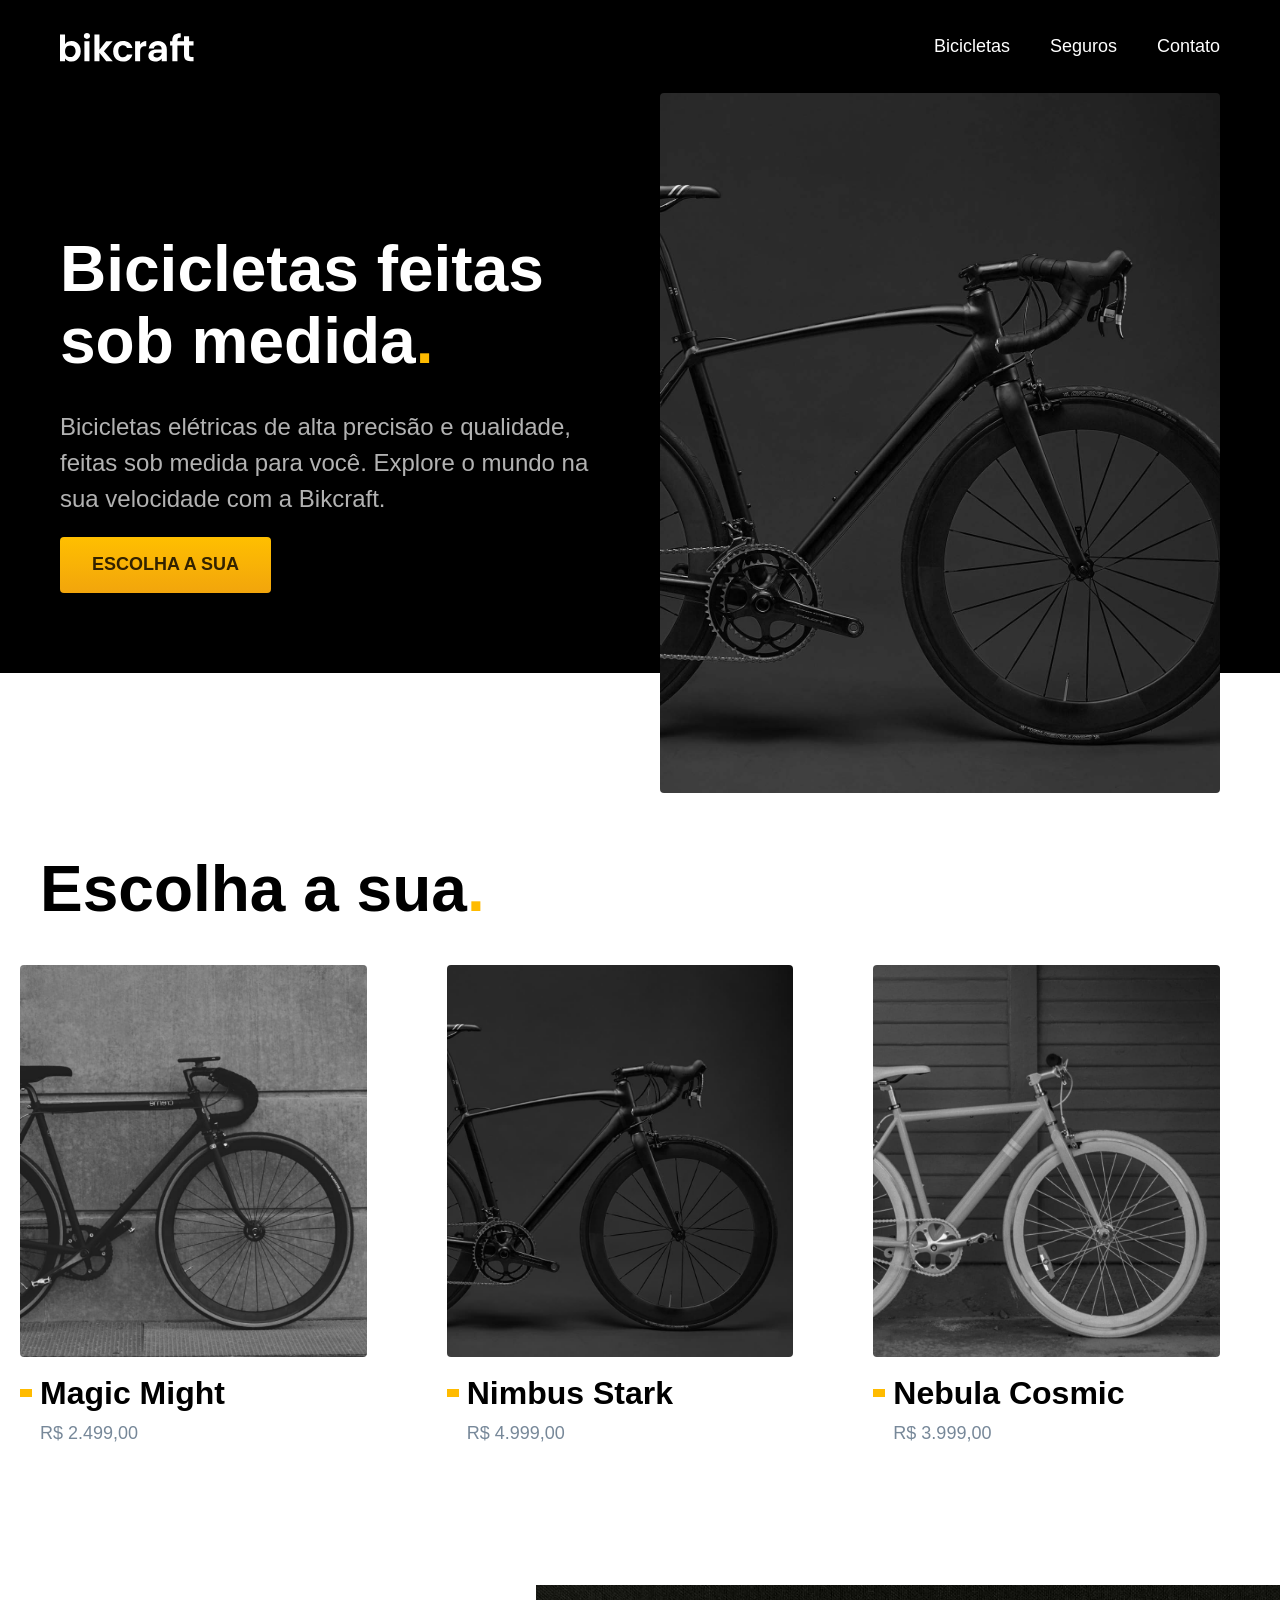
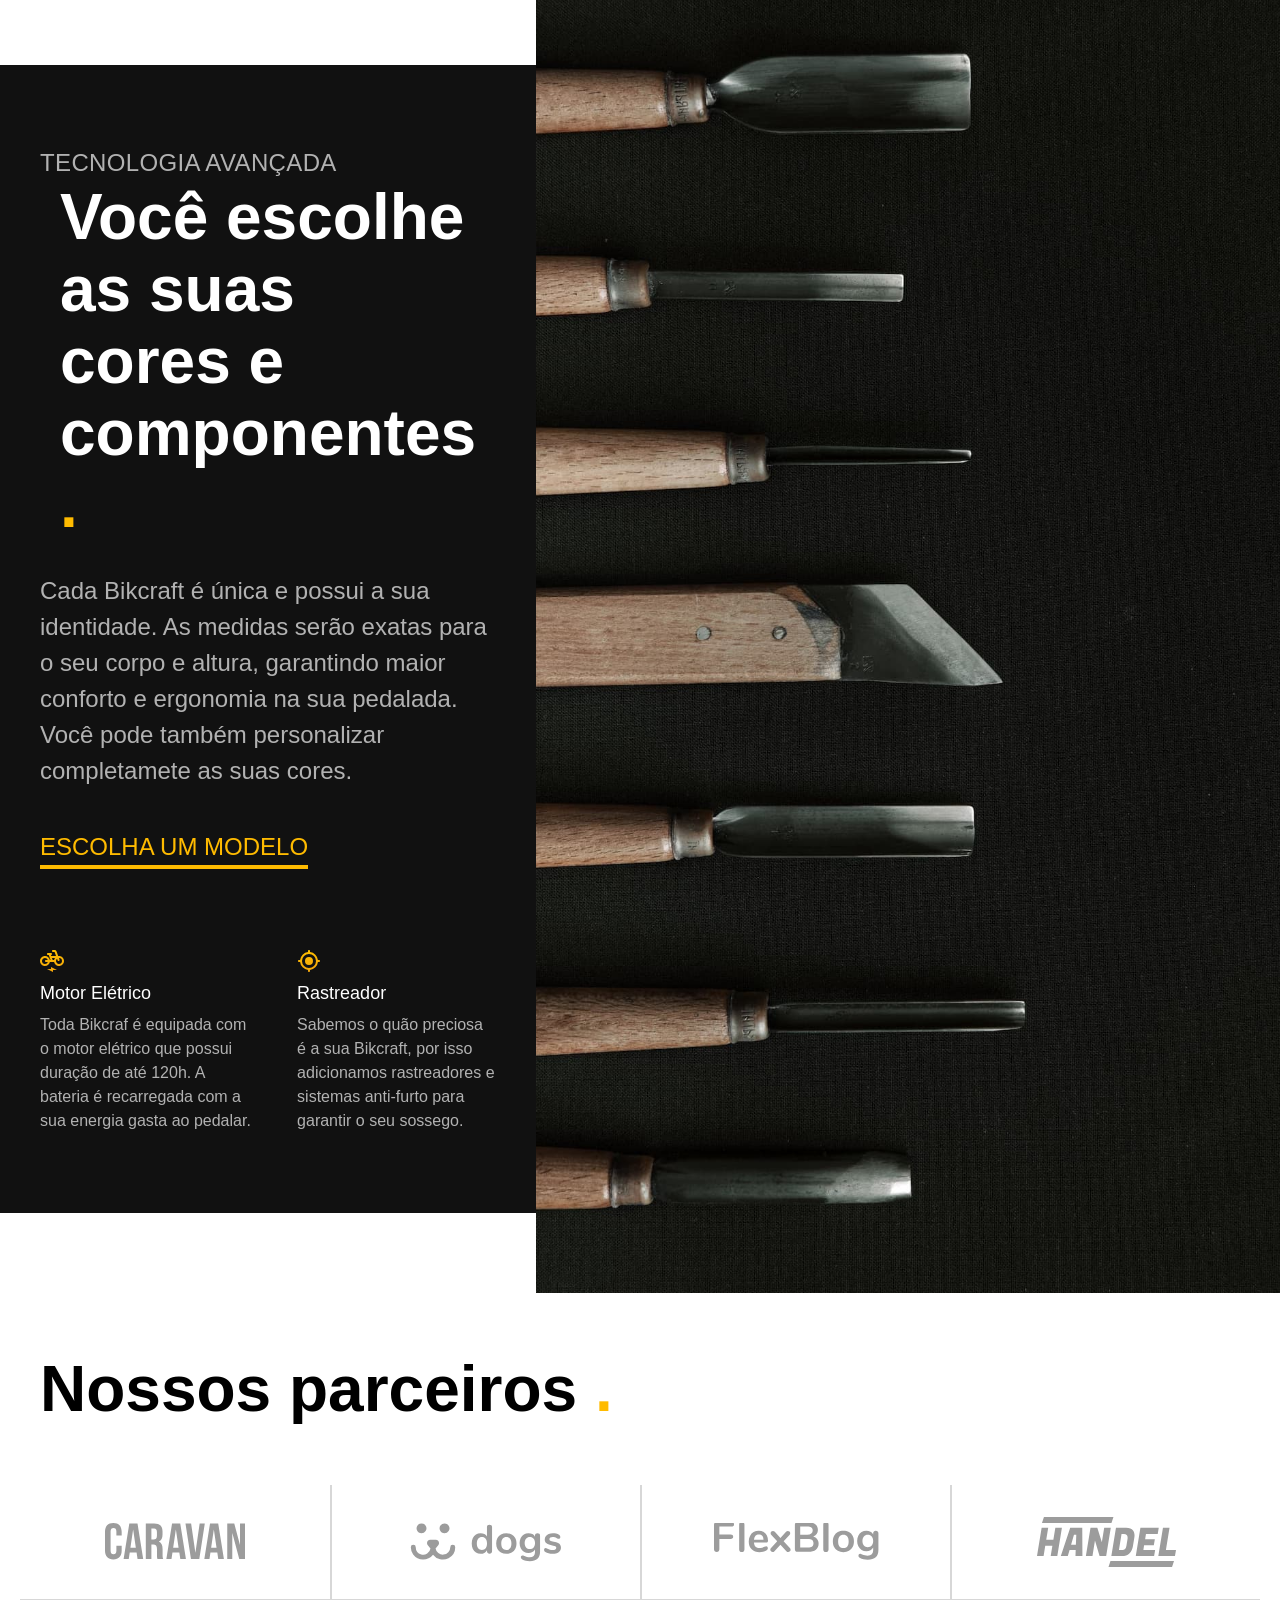
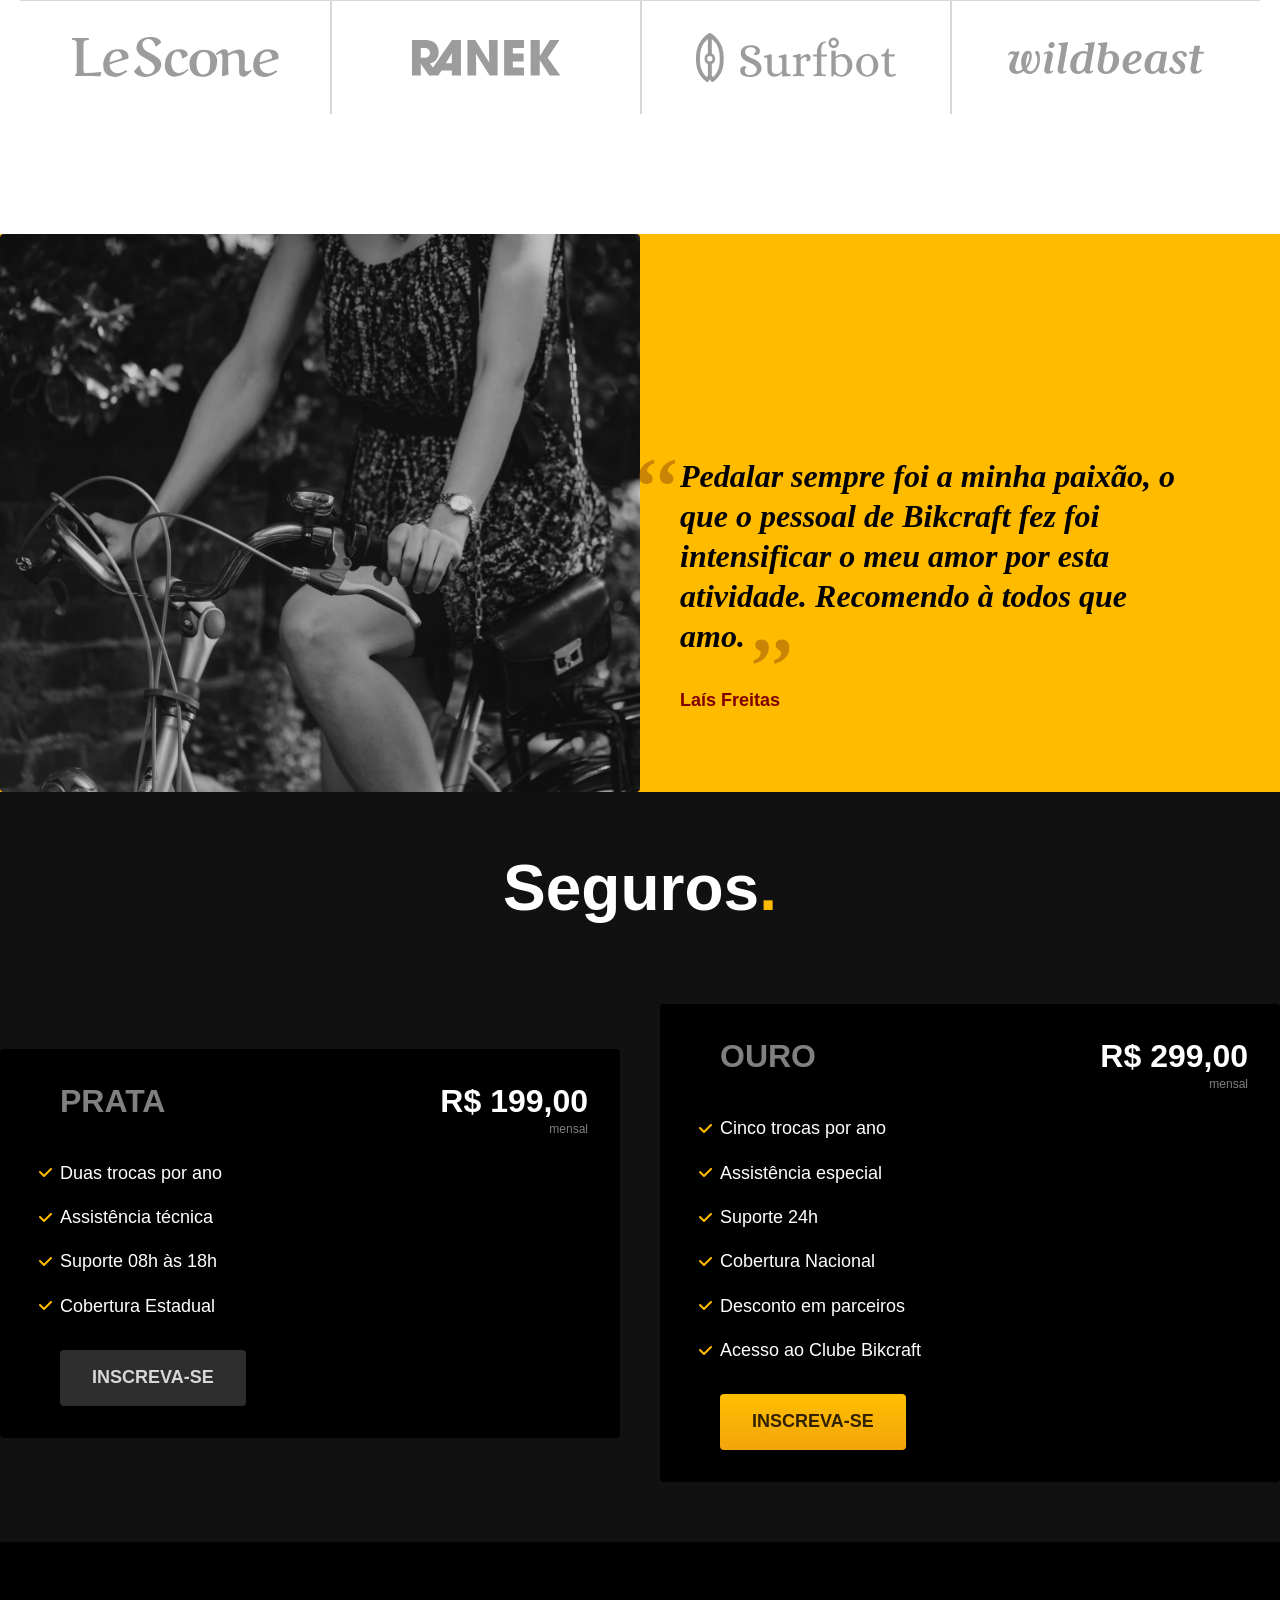
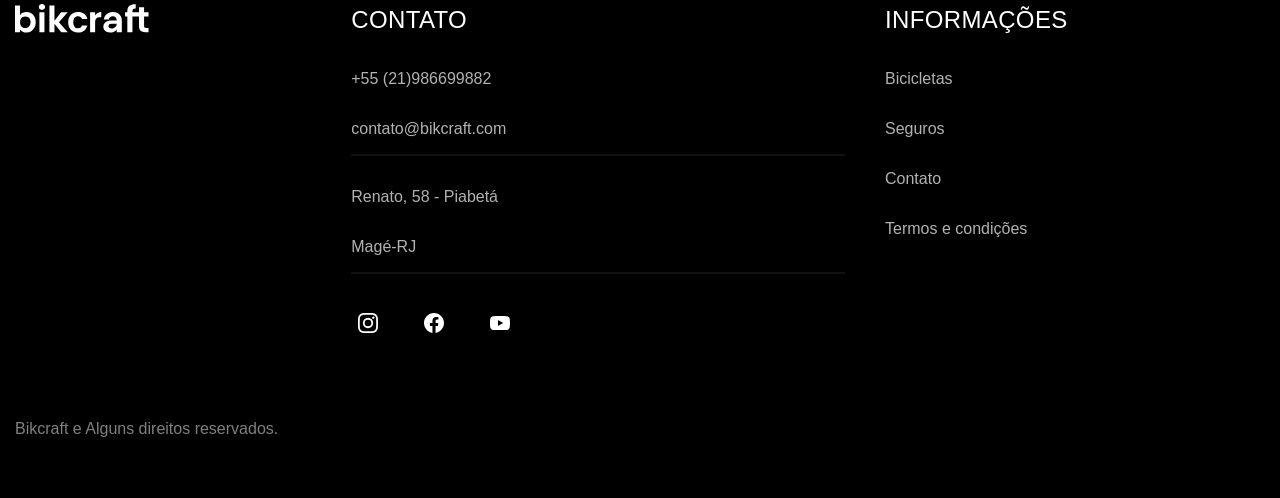
<file: index.html>
<!DOCTYPE html>
<html lang="pt-br">

<head>
  <meta charset="UTF-8">
  <meta name="viewport" content="width=device-width initial-scale=1.0">

  <title>Bikcraft - Bicicletas Elétricas </title>
  <meta name="description" content="Bicicletas alétricas de alta precisão e qualidade, feitas sob medida para o cliente. Explore o mundo na sua velocidade com a Bikcraft" .>

  <link rel="stylesheet" href="./css/style.css">
</head>

<body>
  <header class="header-bg">
    <div class="header">
      <a href="./">
        <img src="./img/bikcraft.p.svg" alt="Bikcraf">
      </a>
      <nav aria-label="primaria">
        <ul class=" header-menu">
          <li><a href="./bicicletas.html">Bicicletas</a></li>
          <li><a href="./seguros.html">Seguros</a></li>
          <li><a href="./contato.html">Contato</a></li>
        </ul>
    </div>

  </header>
  <main class="introducao-bg">
    <div class="introducao">
      <div class="introducao-conteudo">
        <h1 class="font-1-xxl cor-0">Bicicletas feitas sob medida<span>.</span></h1>
        <p class="font-2-l cor-5">Bicicletas elétricas de alta precisão e qualidade, feitas sob medida para você.
          Explore o mundo na sua velocidade com a Bikcraft.
        </p>
        <a class="botao" href="./bicicletas.html">Escolha a sua</a>
      </div>
      <div class="introducao-img">
        <img src="./img/fotos/introducao.jpg" alt="Bicicleta eletrica preta">
      </div>
    </div>
  </main>

  <article class="bicicletas-lista">
    <h2 class="font-1-xxl">Escolha a sua<span class="cor-p1">.</span></h2>
    <ul>
      <li>
        <a href="./bicicletas/magic.html">
          <img src="./img/bicicletas/magic-home.jpg" alt="Bicicleta preta">
          <h3 class="font-1-xl">Magic Might</h3>
          <span class=" font-2-m cor-8">R$ 2.499,00</span>
      </li>
      <li>
        <a href="./bicicletas/nimbus.html">
          <img src="./img/bicicletas/nimbus-home.jpg" alt="Bicicleta preta">
          <h3 class="font-1-xl">Nimbus Stark</h3>
          <span class=" font-2-m cor-8">R$ 4.999,00</span>
      </li>
      <li>
        <a href="./bicicletas/nebula.html">
          <img src="./img/bicicletas/nebula-home.jpg" alt="Bicicleta preta">
          <h3 class="font-1-xl">Nebula Cosmic</h3>
          <span class=" font-2-m cor-8">R$ 3.999,00</span>
      </li>

    </ul>

  </article>

  <article class="tecnologia-bg">
    <div class="tecnologia container">
      <div class="tecnologia-conteudo">
        <span class="font-2-l-b cor-5"> Tecnologia Avançada</span>
        <h2 class="font-1-xxl cor-0"> Você escolhe as suas cores e componentes <span class=" cor-p1">.</span></h2>
        <span class="pmaior">
          <p class="font-2-l cor-5"> Cada Bikcraft é única e possui a sua identidade. As medidas serão exatas para o seu corpo e altura, garantindo maior conforto e ergonomia na sua pedalada. Você pode também personalizar completamete as suas cores.</p>
        </span>
        <a class="link" href="./bicicletas.html"> Escolha um modelo</a>

        <div class="tecnologia-vantagens">
          <div>
            <img src="./img/icones/eletrica.svg" alt="">
            <h3 class="font-1-m cor-0">Motor Elétrico</h3>
            <p class="font-2-s cor-5">Toda Bikcraf é equipada com o motor elétrico que possui duração de até 120h. A bateria é recarregada com a sua energia gasta ao pedalar.</p>
          </div>
          <div>
            <img src="./img/icones/rastreador.svg" alt="">
            <h3 class=" font-1-m cor-0">Rastreador</h3>
            <p class="font-2-s cor-5">Sabemos o quão preciosa é a sua Bikcraft, por isso adicionamos rastreadores e sistemas anti-furto para garantir o seu sossego.</p>
          </div>
        </div>
      </div>
      <div class="tecnologia-imagem">
        <img src="./img/fotos/tecnologia.jpg" alt="">
      </div>
    </div>

  </article>
  <section class="parceiros" aria-label="Nossos Parceiros">
    <h2 class="container font-1-xxl">Nossos parceiros <span class="cor-p1">.</span></h2>
    <ul>
      <li> <img src="./img/parceiros/caravan.svg" alt="caravan"> </li>
      <li> <img src="./img/parceiros/dogs.svg" alt="dogs"> </li>
      <li> <img src="./img/parceiros/flexblog.svg" alt="flexblog"> </li>
      <li> <img src="./img/parceiros/handel.svg" alt="handel"> </li>
      <li> <img src="./img/parceiros/lescone.svg" alt="lescone"> </li>
      <li> <img src="./img/parceiros/ranek.svg" alt="ranek"> </li>
      <li> <img src="./img/parceiros/surfbot.svg" alt="surfbot"> </li>
      <li> <img src="./img/parceiros/wildbeast.svg" alt="wildbeast"> </li>


    </ul>
  </section>
  <section class="depoimento" aria-label="Depoimento">
    <div>
      <img src="./img/fotos/depoimento.jpg" alt="Pessoa pedalando uma bicicleta Bikcraft ">
    </div>
    <div class="depoimento-conteudo">
      <blockquote class="font-1-xl cor-p5">
        <p> Pedalar sempre foi a minha paixão, o que o pessoal de Bikcraft fez foi intensificar o meu amor por esta atividade.
          Recomendo à todos que amo.
        </p>
      </blockquote>
      <span class="font-1-m-b cor-p4">Laís Freitas </span>
    </div>
  </section>

  <article class="seguros-bg">
    <div class=" seguros">
      <h2 class="font-1-xxl cor-0">Seguros<span class="cor-p1">.</span></h2>
      <div class="seguros-item">
        <h3 class="font-1-xl cor-6">PRATA</h3>
        <span class="font-1-xl cor-0"> R$ 199,00 <span class="font-1-xs cor-6">mensal</span></span>
        <ul class=" font-2-m  cor-0">
          <li>Duas trocas por ano </li>
          <li> Assistência técnica</li>
          <li> Suporte 08h às 18h </li>
          <li>Cobertura Estadual </li>

        </ul>
        <a class="botao secundario" href=".orcamento.html">Inscreva-se</a>
      </div>
      <div class="seguros-item">
        <h3 class="font-1-xl cor-6">OURO</h3>
        <span class="font-1-xl cor-0"> R$ 299,00 <span class="font-1-xs cor-6">mensal</span></span>
        <ul class=" font-2-m  cor-0">
          <li>Cinco trocas por ano </li>
          <li> Assistência especial</li>
          <li> Suporte 24h </li>
          <li>Cobertura Nacional</li>
          <li>Desconto em parceiros</li>
          <li>Acesso ao Clube Bikcraft</li>

        </ul>
        <a class="botao" href=".orcamento.html">Inscreva-se</a>
      </div>
    </div>

  </article>
  <footer class="footer-bg">
    <div class="footer container">
      <img src="./img/bikcraft.p.svg" alt="Bikcraft">
      <div class="footer-contato">
        <h3 class="font-2-l-b cor-0 ">Contato</h3>
        <ul class="font-2-n cor-5">
          <li><a href="tel:+55(21)986689882">+55 (21)986699882</a></li>
          <li>
            <a href="mailto:contato@bikcraft.com "> contato@bikcraft.com</a>
          </li>
          <li> Renato, 58 - Piabetá</li>
          <li>Magé-RJ</li>
        </ul>


        <div class="footer-redes">
          <a href="./">
            <img src="./img/redes/instagram.svg" alt="Instragram">
          </a>
          <a href="./">
            <img src="./img/redes/facebook.svg" alt="Facebook">
          </a>
          <a href="./">
            <img src="./img/redes/youtube.svg" alt="Youtube">
          </a>
        </div>

      </div>
      <div class="footer-informacoes">
        <h3 class="font-2-l-b cor-0">Informações</h3>
        <nav>
          <ul class="font-1-n cor-5">
            <li><a href="./bicicletas.html">Bicicletas</a></li>
            <li><a href="./seguros.html">Seguros</a></li>
            <li><a href="./contato.html">Contato</a></li>
            <li><a href="./termos.html">Termos e condições</a></li>
          </ul>
        </nav>

      </div>
      <p class="footer-copy font-2-n cor-6">Bikcraft e Alguns direitos reservados.</p>
    </div>
  </footer>
</body>

</html>
</file>
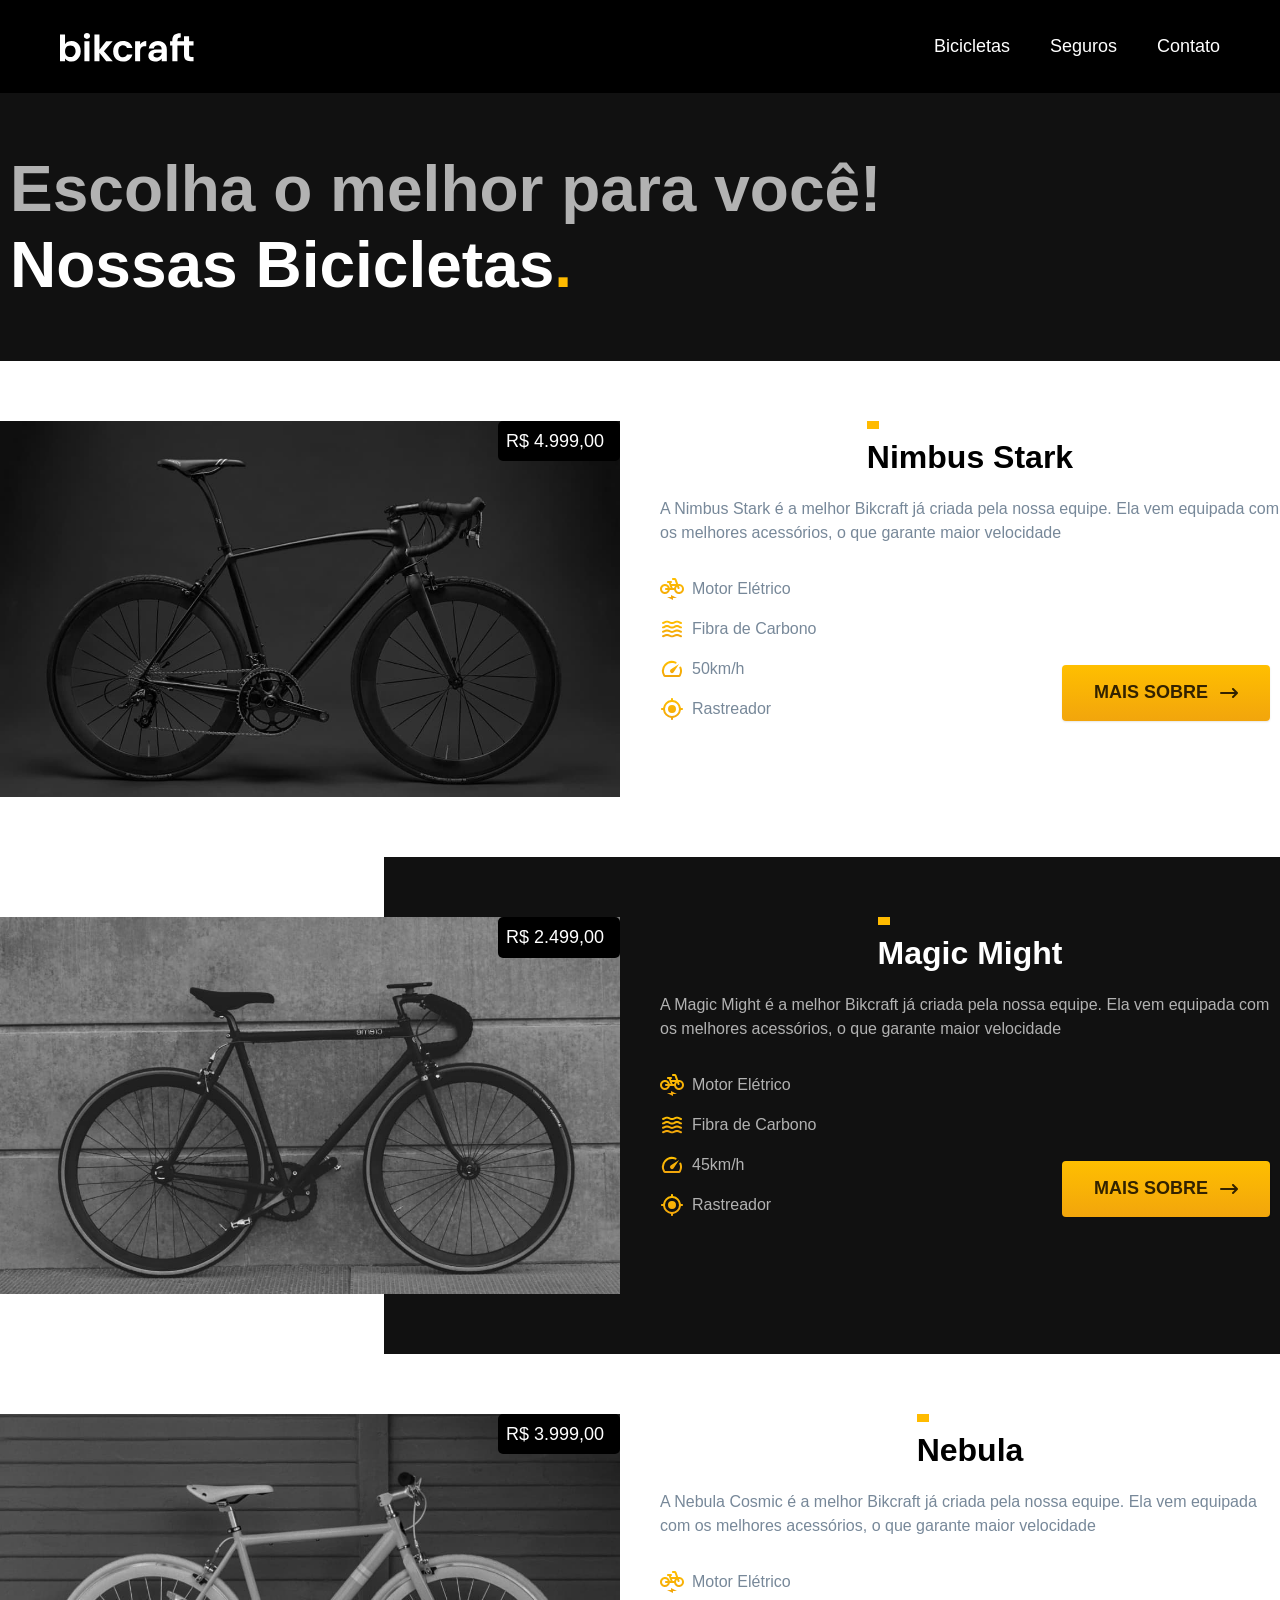
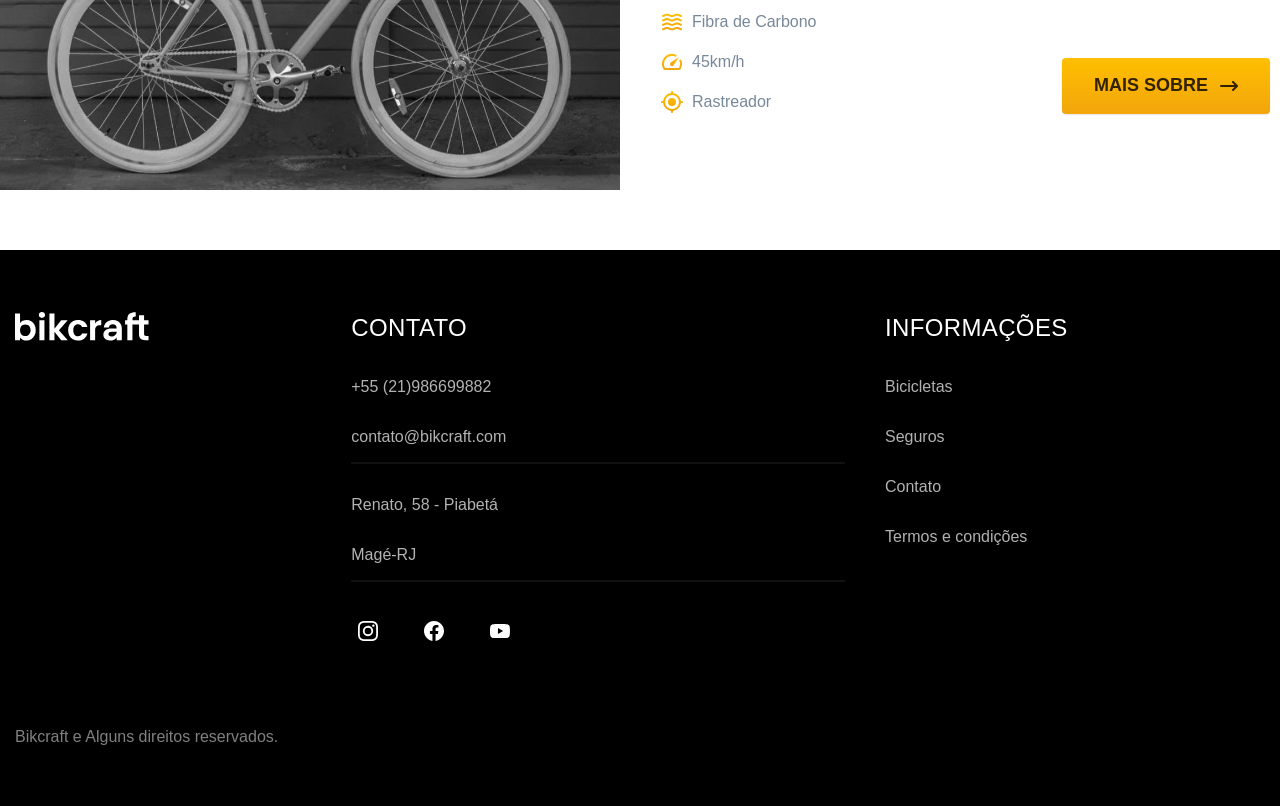
<file: bicicletas.html>
<!DOCTYPE html>
<html lang="pt-br">

<head>
  <meta charset="UTF-8">
  <meta name="viewport" content="width=device-width initial-scale=1.0">

  <title>Bicicletas Bikcraft </title>
  <meta name="description" content=" Bicicletas Bikcraft" .>

  <link rel="stylesheet" href="./css/style.css">
</head>

<body id="bicicletas">
  <header class="header-bg">
    <div class="header">
      <a href="./">
        <img src="./img/bikcraft.p.svg" alt="Bikcraf">
      </a>
      <nav aria-label="primaria">
        <ul class=" header-menu">
          <li><a href="./bicicletas.html">Bicicletas</a></li>
          <li><a href="./seguros.html">Seguros</a></li>
          <li><a href="./contato.html">Contato</a></li>
        </ul>
    </div>

  </header>

  <main>
    <div class="titulo-bg">
      <div class="titulo container">
        <p class="font-1-xxl cor-5"> Escolha o melhor para você!</p>
        <h1 class="font-1-xxl cor-0">Nossas Bicicletas<span class="cor-p1">.</span></h1>
      </div>
    </div>

    <div class="bicicletas-bg">
      <div class="bicicletas container">
        <div class="bicicletas-imagem">
          <img src="./img/bicicletas/nimbus.jpg" alt="Bicicleta preta">
          <span class="font-2-m cor-0">R$ 4.999,00</span>
        </div>
        <div class="bicicletas-conteudo">
          <h2 class="font-1-xl">Nimbus Stark</h2>
          <p class="font-2-s cor-8"> A Nimbus Stark é a melhor Bikcraft já criada pela nossa equipe. Ela vem equipada com os melhores acessórios, o que garante maior velocidade</p>
          <ul class="font-1-n cor-8">
            <li>
              <img src="./img/icones/eletrica.svg" alt="">
              Motor Elétrico
            </li>
            <li>
              <img src="./img/icones/carbono.svg" alt="">
              Fibra de Carbono
            </li>
            <li>
              <img src="./img/icones/velocidade.svg" alt="">
              50km/h
            </li>
            <li>
              <img src="./img/icones/rastreador.svg" alt="">
              Rastreador
            </li>
          </ul>
          <a class="botao seta" href="./bicicletas/nimbusstark.html">Mais sobre</a>
        </div>
      </div>
    </div>

    <div class="bicicletas-bg">
      <div class="bicicletas container">
        <div class="bicicletas-imagem">
          <img src="./img/bicicletas/magic.jpg" alt="Bicicleta preta">
          <span class="font-2-m cor-0">R$ 2.499,00</span>
        </div>
        <div class="bicicletas-conteudo">
          <h2 class="font-1-xl cor-0">Magic Might</h2>
          <p class="font-2-s cor-5"> A Magic Might é a melhor Bikcraft já criada pela nossa equipe. Ela vem equipada com os melhores acessórios, o que garante maior velocidade</p>
          <ul class="font-1-n cor-5">
            <li>
              <img src="./img/icones/eletrica.svg" alt="">
              Motor Elétrico
            </li>
            <li>
              <img src="./img/icones/carbono.svg" alt="">
              Fibra de Carbono
            </li>
            <li>
              <img src="./img/icones/velocidade.svg" alt="">
              45km/h
            </li>
            <li>
              <img src="./img/icones/rastreador.svg" alt="">
              Rastreador
            </li>
          </ul>
          <a class="botao seta" href="./bicicletas/magicmight.html">Mais sobre</a>
        </div>
      </div>
    </div>



    <div class="bicicletas-bg">
      <div class="bicicletas container">
        <div class="bicicletas-imagem">
          <img src="./img/bicicletas/nebula.jpg" alt="Bicicleta preta">
          <span class="font-2-m cor-0">R$ 3.999,00</span>
        </div>
        <div class="bicicletas-conteudo">
          <h2 class="font-1-xl">Nebula</h2>
          <p class="font-2-s cor-8"> A Nebula Cosmic é a melhor Bikcraft já criada pela nossa equipe. Ela vem equipada com os melhores acessórios, o que garante maior velocidade</p>
          <ul class="font-1-n cor-8">
            <li>
              <img src="./img/icones/eletrica.svg" alt="">
              Motor Elétrico
            </li>
            <li>
              <img src="./img/icones/carbono.svg" alt="">
              Fibra de Carbono
            </li>
            <li>
              <img src="./img/icones/velocidade.svg" alt="">
              45km/h
            </li>
            <li>
              <img src="./img/icones/rastreador.svg" alt="">
              Rastreador
            </li>
          </ul>
          <a class="botao seta" href="./bicicletas/nebula.html">Mais sobre</a>
        </div>
      </div>
    </div>


  </main>


  <footer class="footer-bg">
    <div class="footer container">
      <img src="./img/bikcraft.p.svg" alt="Bikcraft">
      <div class="footer-contato">
        <h3 class="font-2-l-b cor-0 ">Contato</h3>
        <ul class="font-2-n cor-5">
          <li><a href="tel:+55(21)986689882">+55 (21)986699882</a></li>
          <li>
            <a href="mailto:contato@bikcraft.com "> contato@bikcraft.com</a>
          </li>
          <li> Renato, 58 - Piabetá</li>
          <li>Magé-RJ</li>
        </ul>


        <div class="footer-redes">
          <a href="./">
            <img src="./img/redes/instagram.svg" alt="Instragram">
          </a>
          <a href="./">
            <img src="./img/redes/facebook.svg" alt="Facebook">
          </a>
          <a href="./">
            <img src="./img/redes/youtube.svg" alt="Youtube">
          </a>
        </div>

      </div>
      <div class="footer-informacoes">
        <h3 class="font-2-l-b cor-0">Informações</h3>
        <nav>
          <ul class="font-1-n cor-5">
            <li><a href="./bicicletas.html">Bicicletas</a></li>
            <li><a href="./seguros.html">Seguros</a></li>
            <li><a href="./contato.html">Contato</a></li>
            <li><a href="./termos.html">Termos e condições</a></li>
          </ul>
        </nav>

      </div>
      <p class="footer-copy font-2-n cor-6">Bikcraft e Alguns direitos reservados.</p>
    </div>
  </footer>
</body>

</html>
</file>
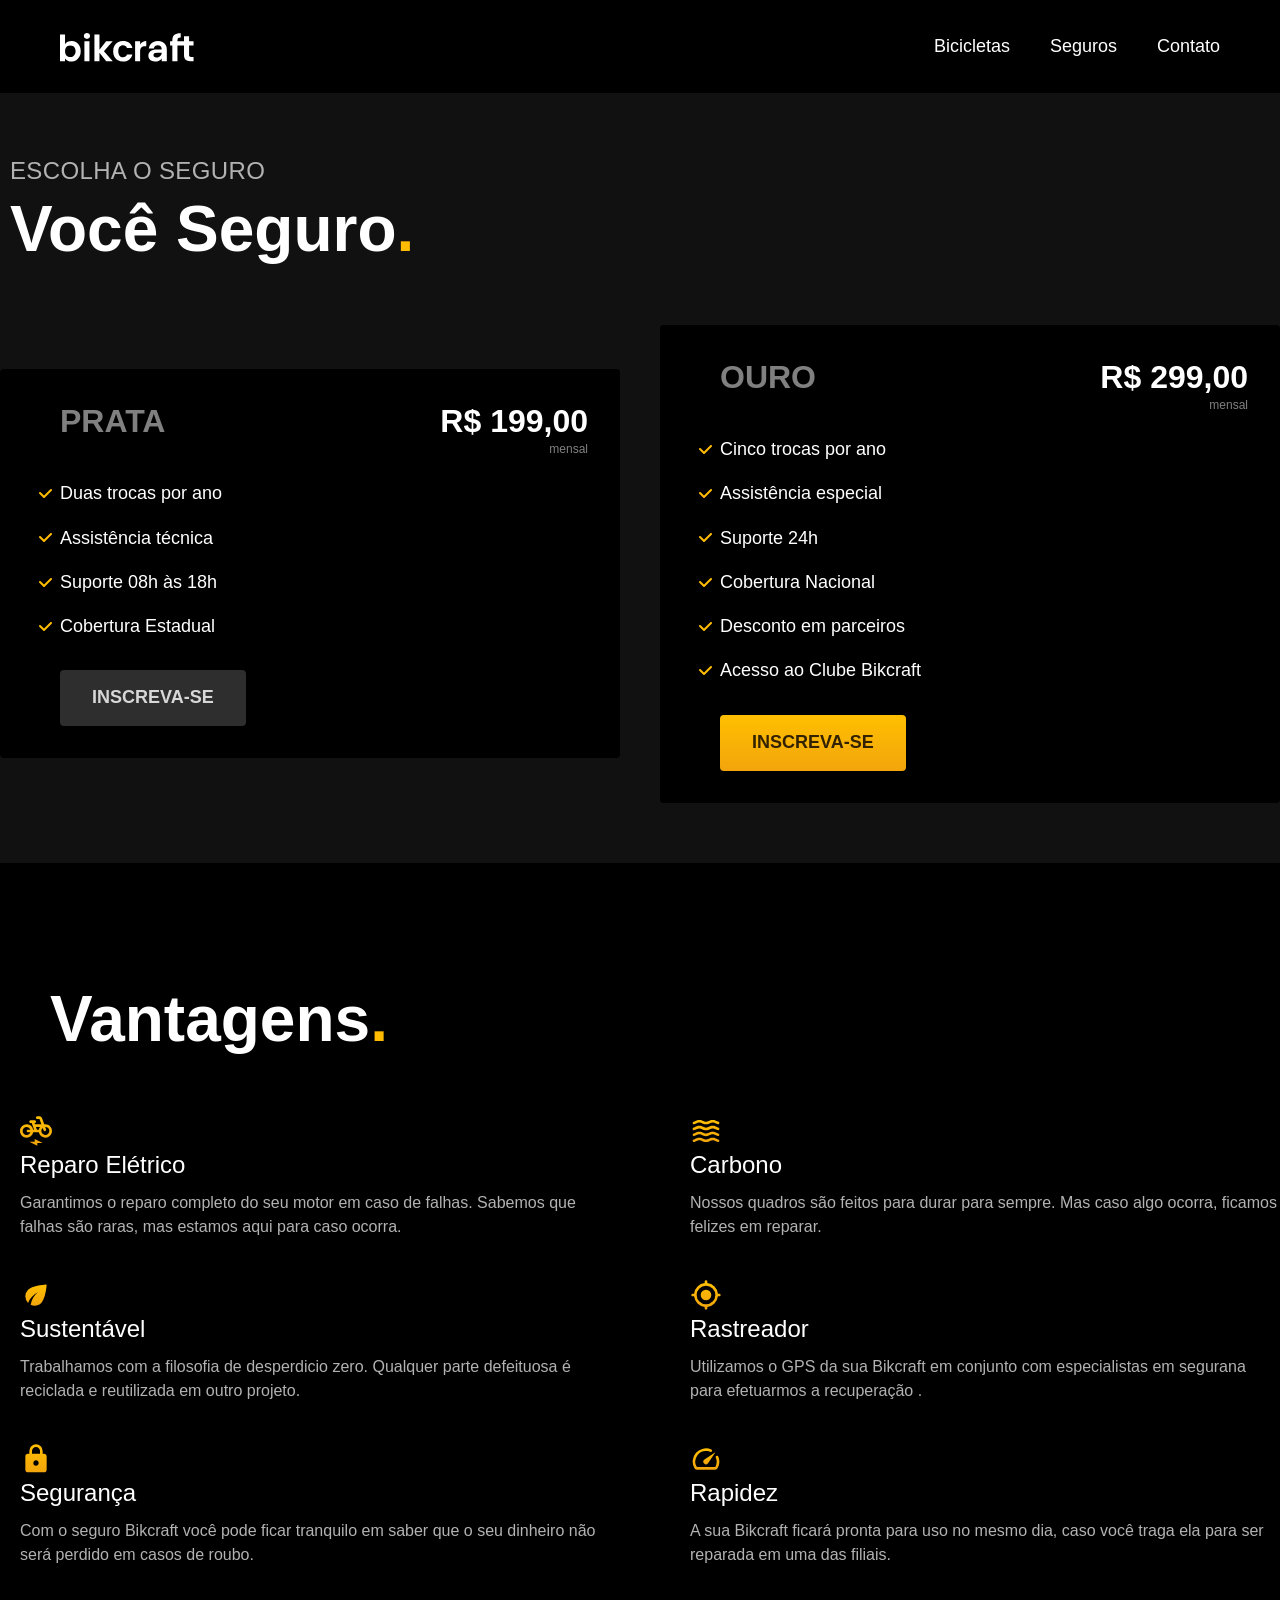
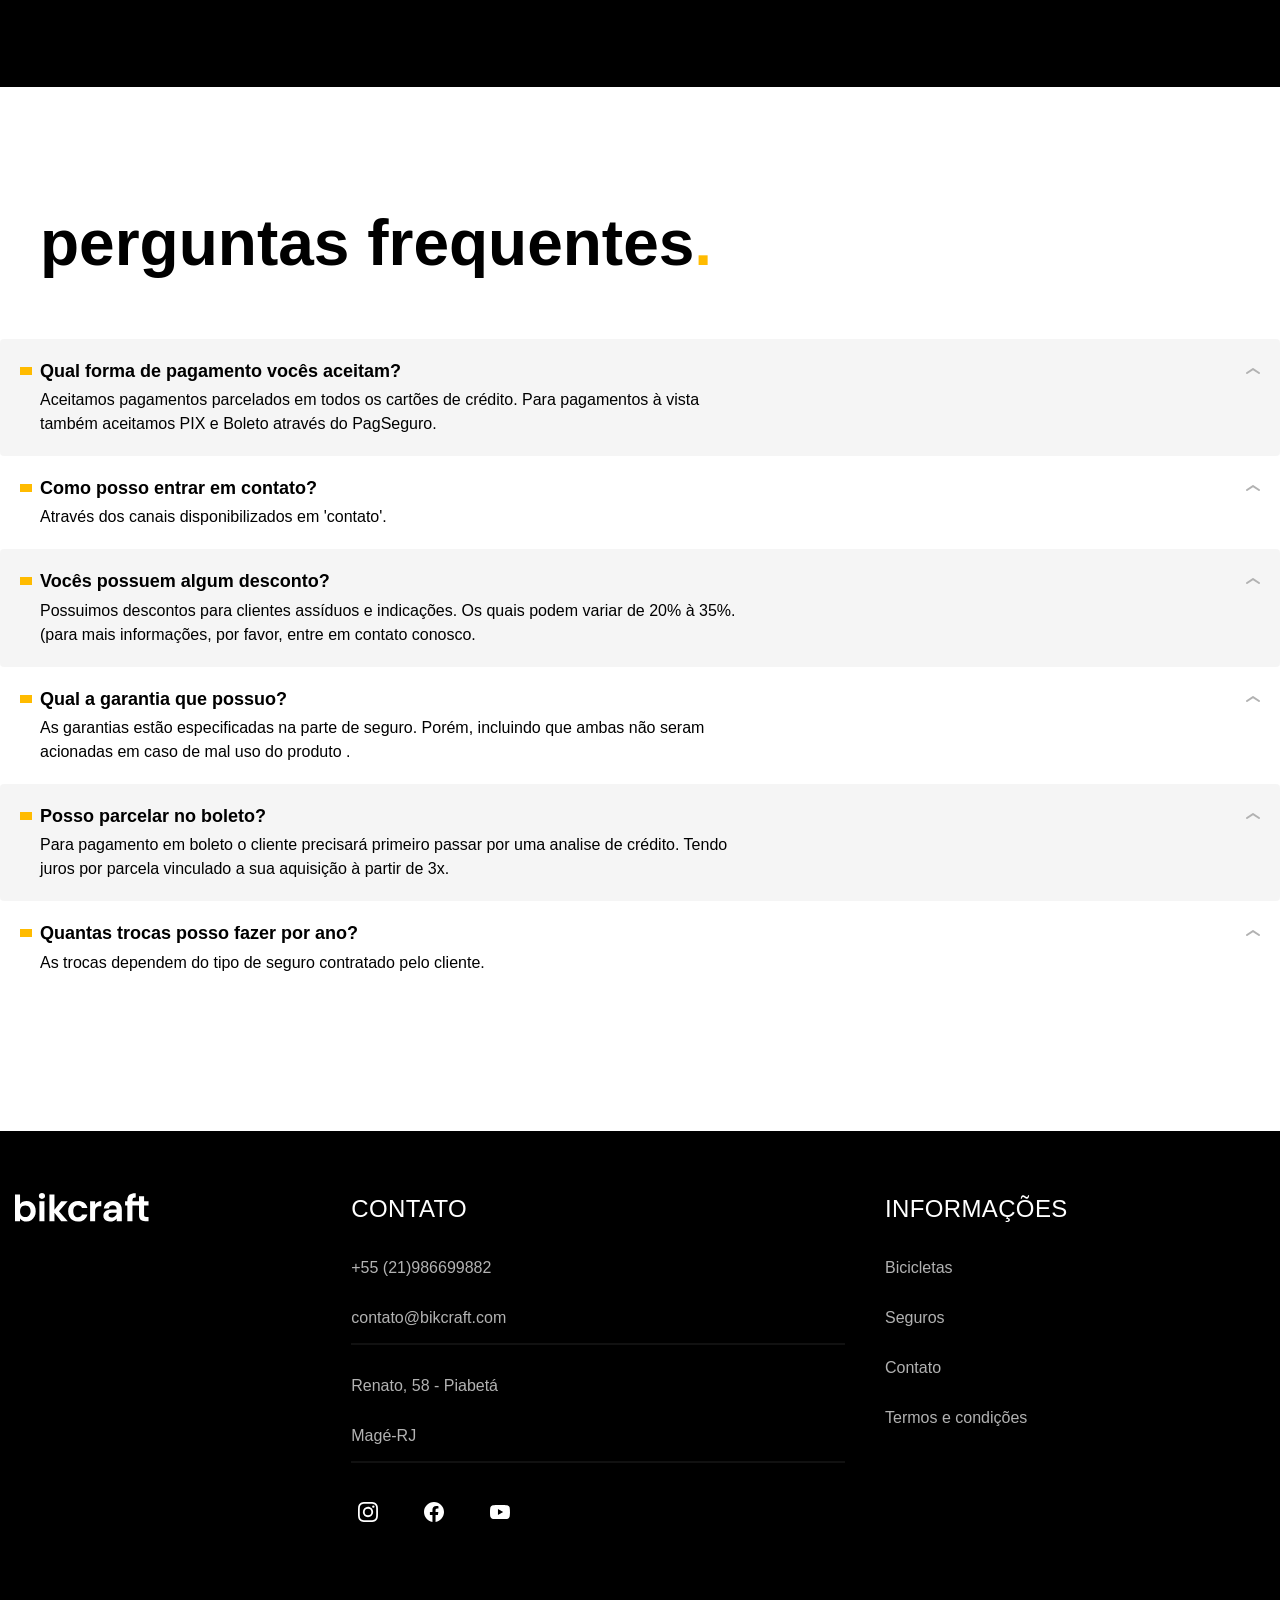
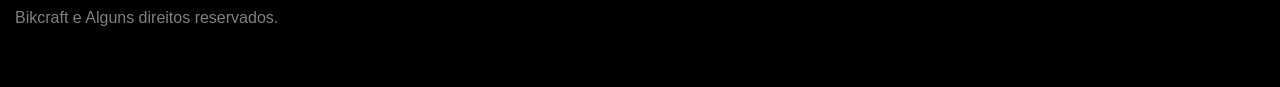
<file: seguros.html>
<!DOCTYPE html>
<html lang="pt-br">

<head>
  <meta charset="UTF-8">
  <meta name="viewport" content="width=device-width initial-scale=1.0">

  <title>Seguros/ Bikcraft </title>
  <meta name="description" content="Termos e condições" .>

  <link rel="stylesheet" href="./css/style.css">
</head>

<body id="seguros">
  <header class="header-bg">
    <div class="header">
      <a href="./">
        <img src="./img/bikcraft.p.svg" alt="Bikcraf">
      </a>
      <nav aria-label="primaria">
        <ul class=" header-menu">
          <li><a href="./bicicletas.html">Bicicletas</a></li>
          <li><a href="./seguros.html">Seguros</a></li>
          <li><a href="./contato.html">Contato</a></li>
        </ul>
    </div>

  </header>

  <main class="seguros-bg">
    <div class="titulo-bg">
      <div class="titulo container">
        <p class="font-2-l-b cor-5"> Escolha o Seguro</p>
        <h1 class="font-1-xxl cor-0">Você Seguro<span class="cor-p1">.</span></h1>
      </div>
    </div>

    <div class=" seguros container">

      <div class="seguros-item">
        <h3 class="font-1-xl cor-6">PRATA</h3>
        <span class="font-1-xl cor-0"> R$ 199,00 <span class="font-1-xs cor-6">mensal</span></span>
        <ul class=" font-2-m  cor-0">
          <li>Duas trocas por ano </li>
          <li> Assistência técnica</li>
          <li> Suporte 08h às 18h </li>
          <li>Cobertura Estadual </li>

        </ul>
        <a class="botao secundario" href=".orcamento.html">Inscreva-se</a>
      </div>
      <div class="seguros-item">
        <h3 class="font-1-xl cor-6">OURO</h3>
        <span class="font-1-xl cor-0"> R$ 299,00 <span class="font-1-xs cor-6">mensal</span></span>
        <ul class=" font-2-m  cor-0">
          <li>Cinco trocas por ano </li>
          <li> Assistência especial</li>
          <li> Suporte 24h </li>
          <li>Cobertura Nacional</li>
          <li>Desconto em parceiros</li>
          <li>Acesso ao Clube Bikcraft</li>

        </ul>
        <a class="botao" href=".orcamento.html">Inscreva-se</a>
      </div>
    </div>
  </main>

  <article class="vantagens-bg">
    <div class="vantagens container">
      <h2 class="font-1-xxl cor-0">Vantagens<span class=" cor-p1">.</span></h2>
      <ul>
        <li>
          <img src="./img/icones/eletrica.svg" alt="">
          <h3 class="font-1-l cor-0">Reparo Elétrico</h3>
          <p class="font-2-s cor-5"> Garantimos o reparo completo do seu motor em caso de falhas. Sabemos que falhas são raras, mas estamos aqui para caso ocorra.</p>
        </li>

        <li>
          <img src="./img/icones/carbono.svg" alt="">
          <h3 class="font-1-l cor-0">Carbono</h3>
          <p class="font-2-s cor-5"> Nossos quadros são feitos para durar para sempre. Mas caso algo ocorra, ficamos felizes em reparar.</p>
        </li>

        <li>
          <img src="./img/icones/sustentavel.svg" alt="">
          <h3 class="font-1-l cor-0">Sustentável</h3>
          <p class="font-2-s cor-5"> Trabalhamos com a filosofia de desperdicio zero. Qualquer parte defeituosa é reciclada e reutilizada em outro projeto.</p>
        </li>

        <li>
          <img src="./img/icones/rastreador.svg" alt="">
          <h3 class="font-1-l cor-0">Rastreador</h3>
          <p class="font-2-s cor-5"> Utilizamos o GPS da sua Bikcraft em conjunto com especialistas em segurana para efetuarmos a recuperação .</p>
        </li>

        <li>
          <img src="./img/icones/seguro.svg" alt="">
          <h3 class="font-1-l cor-0">Segurança</h3>
          <p class="font-2-s cor-5"> Com o seguro Bikcraft você pode ficar tranquilo em saber que o seu dinheiro não será perdido em casos de roubo.</p>
        </li>

        <li>
          <img src="./img/icones/velocidade.svg" alt="">
          <h3 class="font-1-l cor-0">Rapidez</h3>
          <p class="font-2-s cor-5"> A sua Bikcraft ficará pronta para uso no mesmo dia, caso você traga ela para ser reparada em uma das filiais.</p>
        </li>
      </ul>


    </div>
  </article>

  <article class="perguntas container">
    <h2 class="font-1-xxl">perguntas frequentes<span class="cor-p1">.</span></h2>

    <dl>
      <div>
        <dt class="font-1-m-b">Qual forma de pagamento vocês aceitam?</dt>
        <dd class="font-2-s cor-9"> Aceitamos pagamentos parcelados em todos os cartões de crédito. Para pagamentos à vista também aceitamos PIX e Boleto através do PagSeguro.</dd>
      </div>
      <div>
        <dt class="font-1-m-b"> Como posso entrar em contato?</dt>
        <dd class="font-2-s cor-9"> Através dos canais disponibilizados em 'contato'. </dd>

      </div>
      <div>
        <dt class="font-1-m-b">Vocês possuem algum desconto?</dt>
        <dd class="font-2-s cor-9"> Possuimos descontos para clientes assíduos e indicações. Os quais podem variar de 20% à 35%.(para mais informações, por favor, entre em contato conosco.</dd>
      </div>

      <div>
        <dt class="font-1-m-b">Qual a garantia que possuo?</dt>
        <dd class="font-2-s cor-9"> As garantias estão especificadas na parte de seguro. Porém, incluindo que ambas não seram acionadas em caso de mal uso do produto .</dd>
      </div>

      <div>
        <dt class="font-1-m-b">Posso parcelar no boleto?</dt>
        <dd class="font-2-s cor-9">Para pagamento em boleto o cliente precisará primeiro passar por uma analise de crédito. Tendo juros por parcela vinculado a sua aquisição à partir de 3x.</dd>
      </div>

      <div>
        <dt class="font-1-m-b">Quantas trocas posso fazer por ano?</dt>
        <dd class="font-2-s cor-9"> As trocas dependem do tipo de seguro contratado pelo cliente.</dd>
      </div>
    </dl>
  </article>


  <footer class="footer-bg">
    <div class="footer container">
      <img src="./img/bikcraft.p.svg" alt="Bikcraft">
      <div class="footer-contato">
        <h3 class="font-2-l-b cor-0 ">Contato</h3>
        <ul class="font-2-n cor-5">
          <li><a href="tel:+55(21)986689882">+55 (21)986699882</a></li>
          <li>
            <a href="mailto:contato@bikcraft.com "> contato@bikcraft.com</a>
          </li>
          <li> Renato, 58 - Piabetá</li>
          <li>Magé-RJ</li>
        </ul>


        <div class="footer-redes">
          <a href="./">
            <img src="./img/redes/instagram.svg" alt="Instragram">
          </a>
          <a href="./">
            <img src="./img/redes/facebook.svg" alt="Facebook">
          </a>
          <a href="./">
            <img src="./img/redes/youtube.svg" alt="Youtube">
          </a>
        </div>

      </div>
      <div class="footer-informacoes">
        <h3 class="font-2-l-b cor-0">Informações</h3>
        <nav>
          <ul class="font-1-n cor-5">
            <li><a href="./bicicletas.html">Bicicletas</a></li>
            <li><a href="./seguros.html">Seguros</a></li>
            <li><a href="./contato.html">Contato</a></li>
            <li><a href="./termos.html">Termos e condições</a></li>
          </ul>
        </nav>

      </div>
      <p class="footer-copy font-2-n cor-6">Bikcraft e Alguns direitos reservados.</p>
    </div>
  </footer>
</body>

</html>
</file>
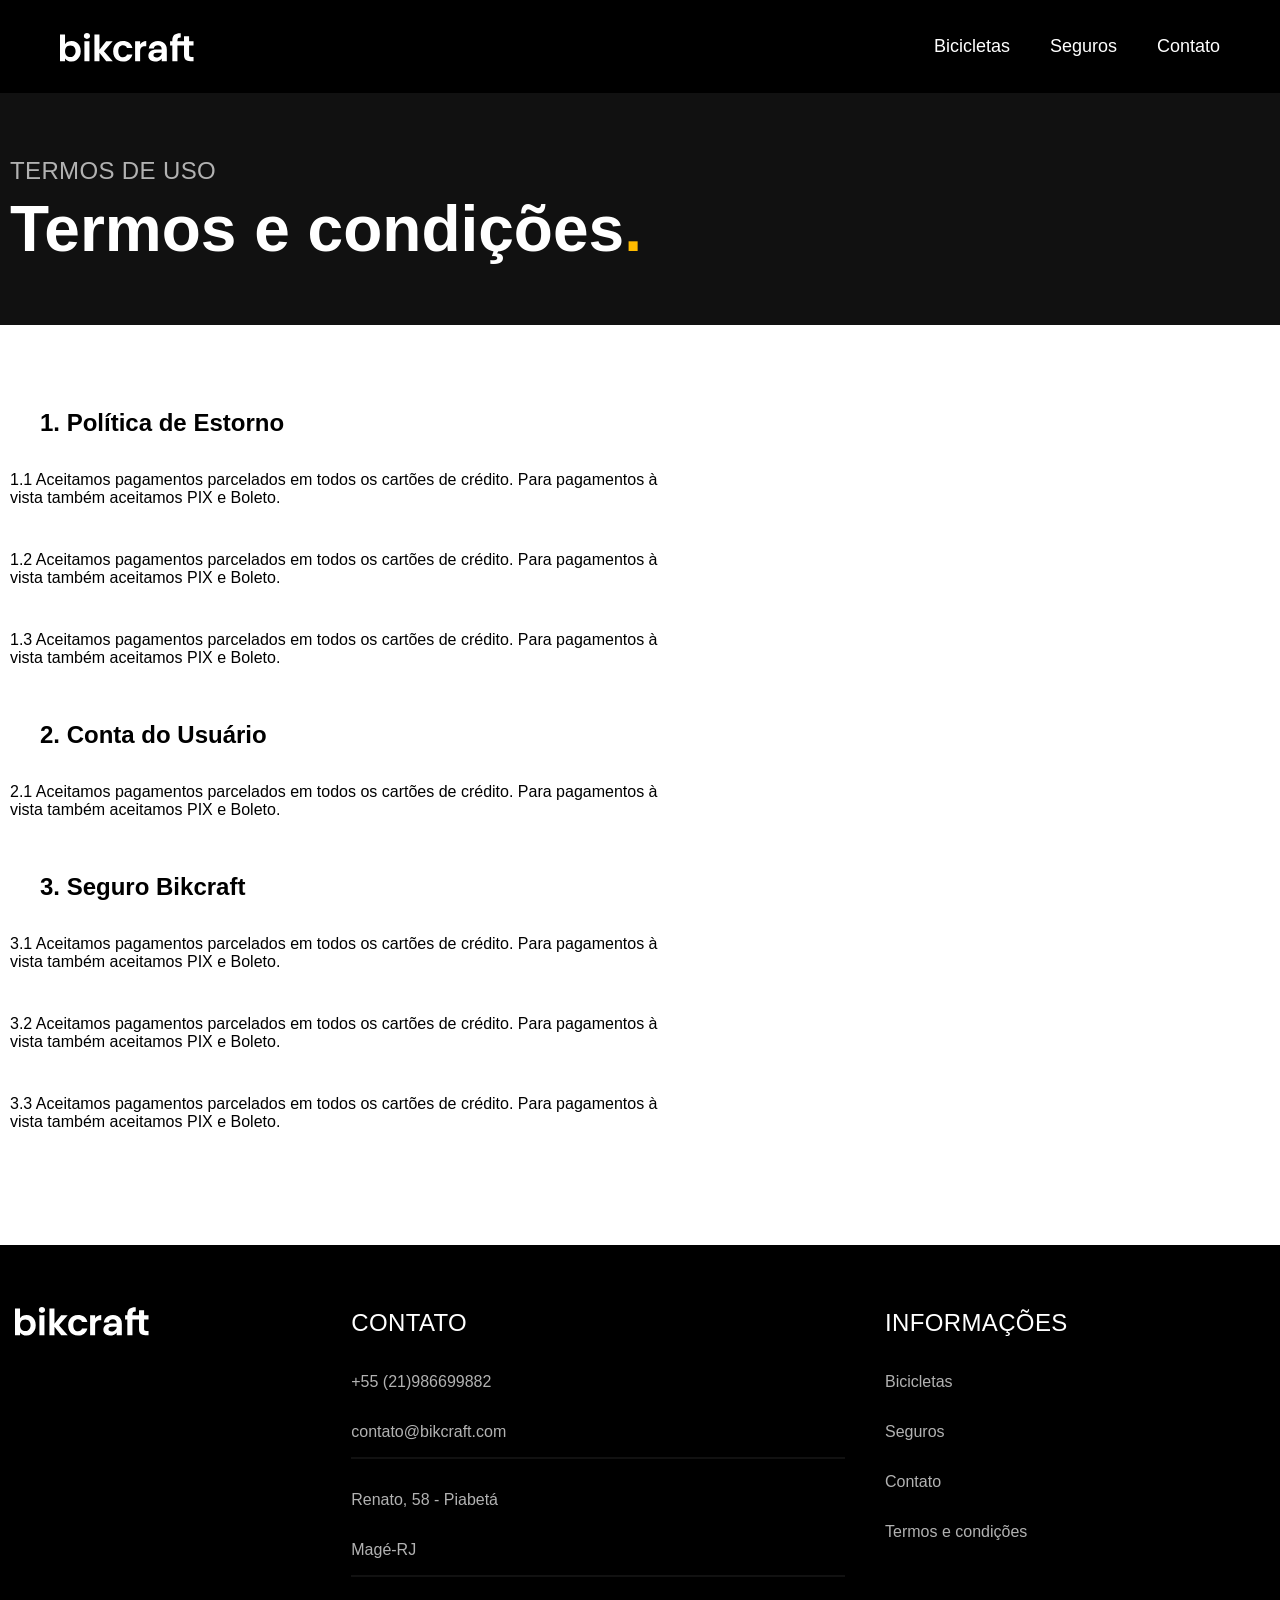
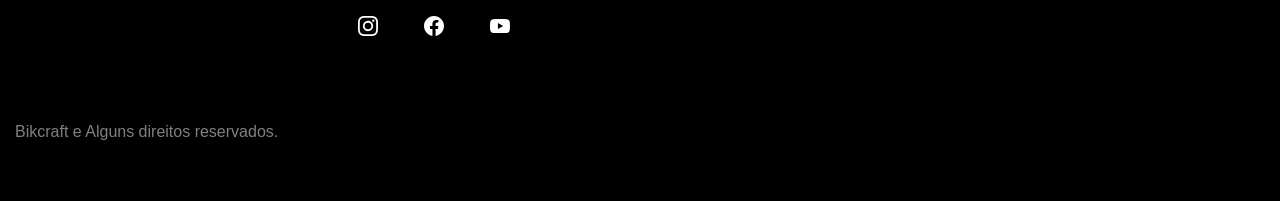
<file: termos.html>
<!DOCTYPE html>
<html lang="pt-br">

<head>
  <meta charset="UTF-8">
  <meta name="viewport" content="width=device-width initial-scale=1.0">

  <title>Termos e Condições / Bikcraft </title>
  <meta name="description" content="Termos e condições" .>

  <link rel="stylesheet" href="./css/style.css">
</head>

<body id="termos">
  <header class="header-bg">
    <div class="header">
      <a href="./">
        <img src="./img/bikcraft.p.svg" alt="Bikcraf">
      </a>
      <nav aria-label="primaria">
        <ul class=" header-menu">
          <li><a href="./bicicletas.html">Bicicletas</a></li>
          <li><a href="./seguros.html">Seguros</a></li>
          <li><a href="./contato.html">Contato</a></li>
        </ul>
    </div>

  </header>

  <main>
    <div class="titulo-bg">
      <div class="titulo container">
        <p class="font-2-l-b cor-5"> Termos de uso</p>
        <h1 class="font-1-xxl cor-0">Termos e condições<span class="cor-p1">.</span></h1>
      </div>
    </div>

    <div class="termos container">
      <h2 class="font-1-l cor-11">1. Política de Estorno</h2>
      <p> 1.1 Aceitamos pagamentos parcelados em todos os cartões de crédito. Para pagamentos à vista também aceitamos PIX e Boleto.</p>
      <p>1.2 Aceitamos pagamentos parcelados em todos os cartões de crédito. Para pagamentos à vista também aceitamos PIX e Boleto.</p>
      <p>1.3 Aceitamos pagamentos parcelados em todos os cartões de crédito. Para pagamentos à vista também aceitamos PIX e Boleto.</p>
      <h2 class="font-1-l cor-11">2. Conta do Usuário</h2>
      <p>2.1 Aceitamos pagamentos parcelados em todos os cartões de crédito. Para pagamentos à vista também aceitamos PIX e Boleto.</p>

      <h2 class="font-1-l cor-11">3. Seguro Bikcraft</h2>
      <p>3.1 Aceitamos pagamentos parcelados em todos os cartões de crédito. Para pagamentos à vista também aceitamos PIX e Boleto.</p>
      <p>3.2 Aceitamos pagamentos parcelados em todos os cartões de crédito. Para pagamentos à vista também aceitamos PIX e Boleto.</p>
      <p>3.3 Aceitamos pagamentos parcelados em todos os cartões de crédito. Para pagamentos à vista também aceitamos PIX e Boleto.</p>


    </div>
  </main>


  <footer class="footer-bg">
    <div class="footer container">
      <img src="./img/bikcraft.p.svg" alt="Bikcraft">
      <div class="footer-contato">
        <h3 class="font-2-l-b cor-0 ">Contato</h3>
        <ul class="font-2-n cor-5">
          <li><a href="tel:+55(21)986689882">+55 (21)986699882</a></li>
          <li>
            <a href="mailto:contato@bikcraft.com "> contato@bikcraft.com</a>
          </li>
          <li> Renato, 58 - Piabetá</li>
          <li>Magé-RJ</li>
        </ul>


        <div class="footer-redes">
          <a href="./">
            <img src="./img/redes/instagram.svg" alt="Instragram">
          </a>
          <a href="./">
            <img src="./img/redes/facebook.svg" alt="Facebook">
          </a>
          <a href="./">
            <img src="./img/redes/youtube.svg" alt="Youtube">
          </a>
        </div>

      </div>
      <div class="footer-informacoes">
        <h3 class="font-2-l-b cor-0">Informações</h3>
        <nav>
          <ul class="font-1-n cor-5">
            <li><a href="./bicicletas.html">Bicicletas</a></li>
            <li><a href="./seguros.html">Seguros</a></li>
            <li><a href="./contato.html">Contato</a></li>
            <li><a href="./termos.html">Termos e condições</a></li>
          </ul>
        </nav>

      </div>
      <p class="footer-copy font-2-n cor-6">Bikcraft e Alguns direitos reservados.</p>
    </div>
  </footer>
</body>

</html>
</file>
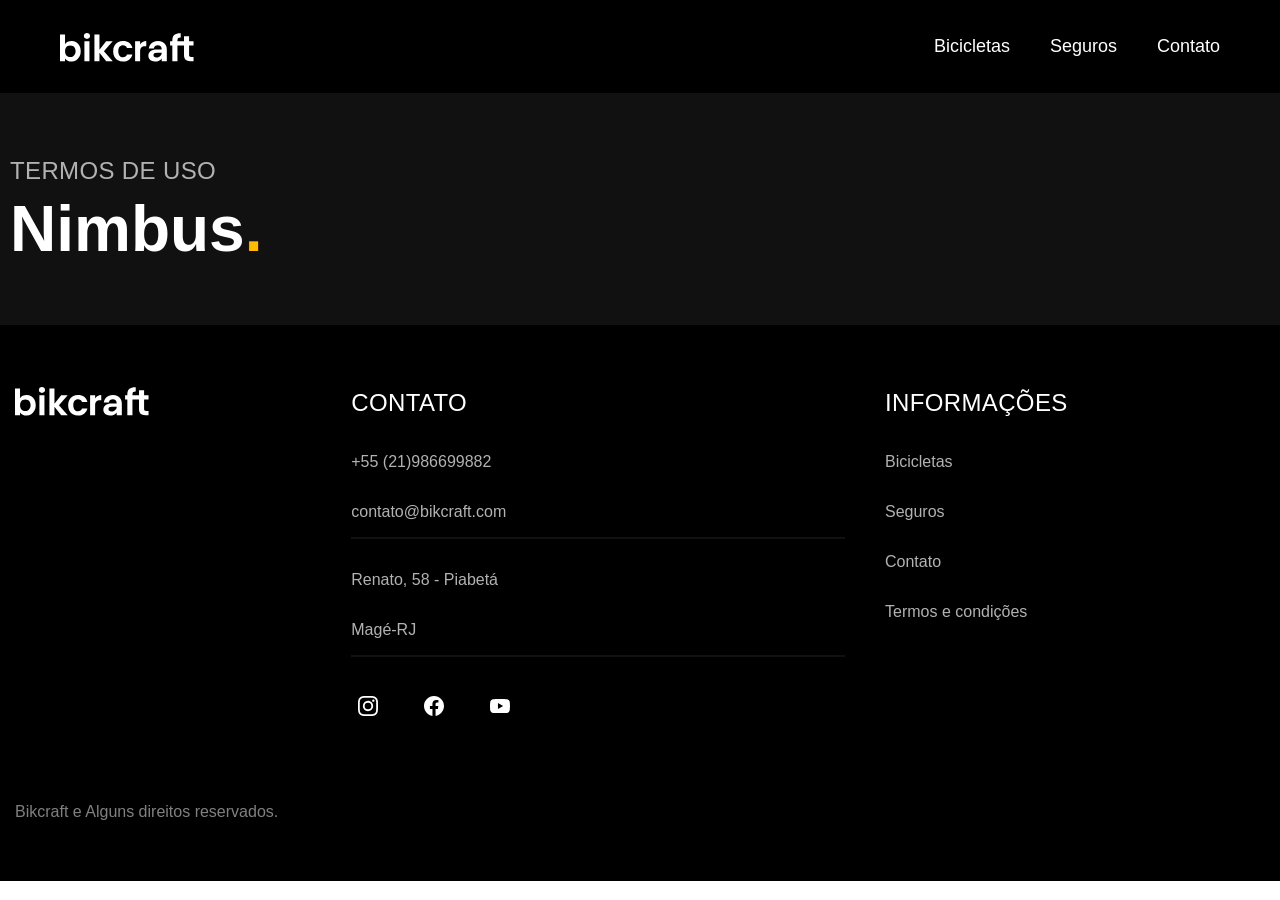
<file: bicicletas/nimbus.html>
<!DOCTYPE html>
<html lang="pt-br">

<head>
  <meta charset="UTF-8">
  <meta name="viewport" content="width=device-width initial-scale=1.0">

  <title>Termos e Condições / Bikcraft </title>
  <meta name="description" content="Termos e condições" .>

  <link rel="stylesheet" href="../css/style.css">
</head>

<body id="termos">
  <header class="header-bg">
    <div class="header">
      <a href="./">
        <img src="../img/bikcraft.p.svg" alt="Bikcraf">
      </a>
      <nav aria-label="primaria">
        <ul class=" header-menu">
          <li><a href="../bicicletas.html">Bicicletas</a></li>
          <li><a href="../seguros.html">Seguros</a></li>
          <li><a href="../contato.html">Contato</a></li>
        </ul>
    </div>

  </header>

  <main>
    <div class="titulo-bg">
      <div class="titulo container">
        <p class="font-2-l-b cor-5"> Termos de uso</p>
        <h1 class="font-1-xxl cor-0">Nimbus<span class="cor-p1">.</span></h1>
      </div>
    </div>


  </main>


  <footer class="footer-bg">
    <div class="footer container">
      <img src="../img/bikcraft.p.svg" alt="Bikcraft">
      <div class="footer-contato">
        <h3 class="font-2-l-b cor-0 ">Contato</h3>
        <ul class="font-2-n cor-5">
          <li><a href="tel:+55(21)986689882">+55 (21)986699882</a></li>
          <li>
            <a href="mailto:contato@bikcraft.com "> contato@bikcraft.com</a>
          </li>
          <li> Renato, 58 - Piabetá</li>
          <li>Magé-RJ</li>
        </ul>


        <div class="footer-redes">
          <a href="./">
            <img src="../img/redes/instagram.svg" alt="Instragram">
          </a>
          <a href="./">
            <img src="../img/redes/facebook.svg" alt="Facebook">
          </a>
          <a href="./">
            <img src="../img/redes/youtube.svg" alt="Youtube">
          </a>
        </div>

      </div>
      <div class="footer-informacoes">
        <h3 class="font-2-l-b cor-0">Informações</h3>
        <nav>
          <ul class="font-1-n cor-5">
            <li><a href="../bicicletas.html">Bicicletas</a></li>
            <li><a href="../seguros.html">Seguros</a></li>
            <li><a href="../contato.html">Contato</a></li>
            <li><a href="../termos.html">Termos e condições</a></li>
          </ul>
        </nav>

      </div>
      <p class="footer-copy font-2-n cor-6">Bikcraft e Alguns direitos reservados.</p>
    </div>
  </footer>
</body>

</html>
</file>
<file: css/style.css>
@import "./global/global.css";
@import "./utilidades/tipografia.css";
@import "./utilidades/cores.css";

@import "./global/header.css";
@import "./global/footer.css";

/*utilidades*/

@import "./utilidades/componentes.css";

/* home*/

@import "./home/introducao.css";
@import "./home/tecnologia.css";
@import "./home/parceiros.css";
@import "./home/depoimento.css";
@import "./home/seguros.css";
@import "./home/vantagens.css";
@import "./home/perguntas.css";

/*Bicicletas*/

@import "./bicicletas/bicicletas-listas.css";
@import "./bicicletas/bicicletas.css";

/*termos*/

@import "./termos/termos.css";
</file>
